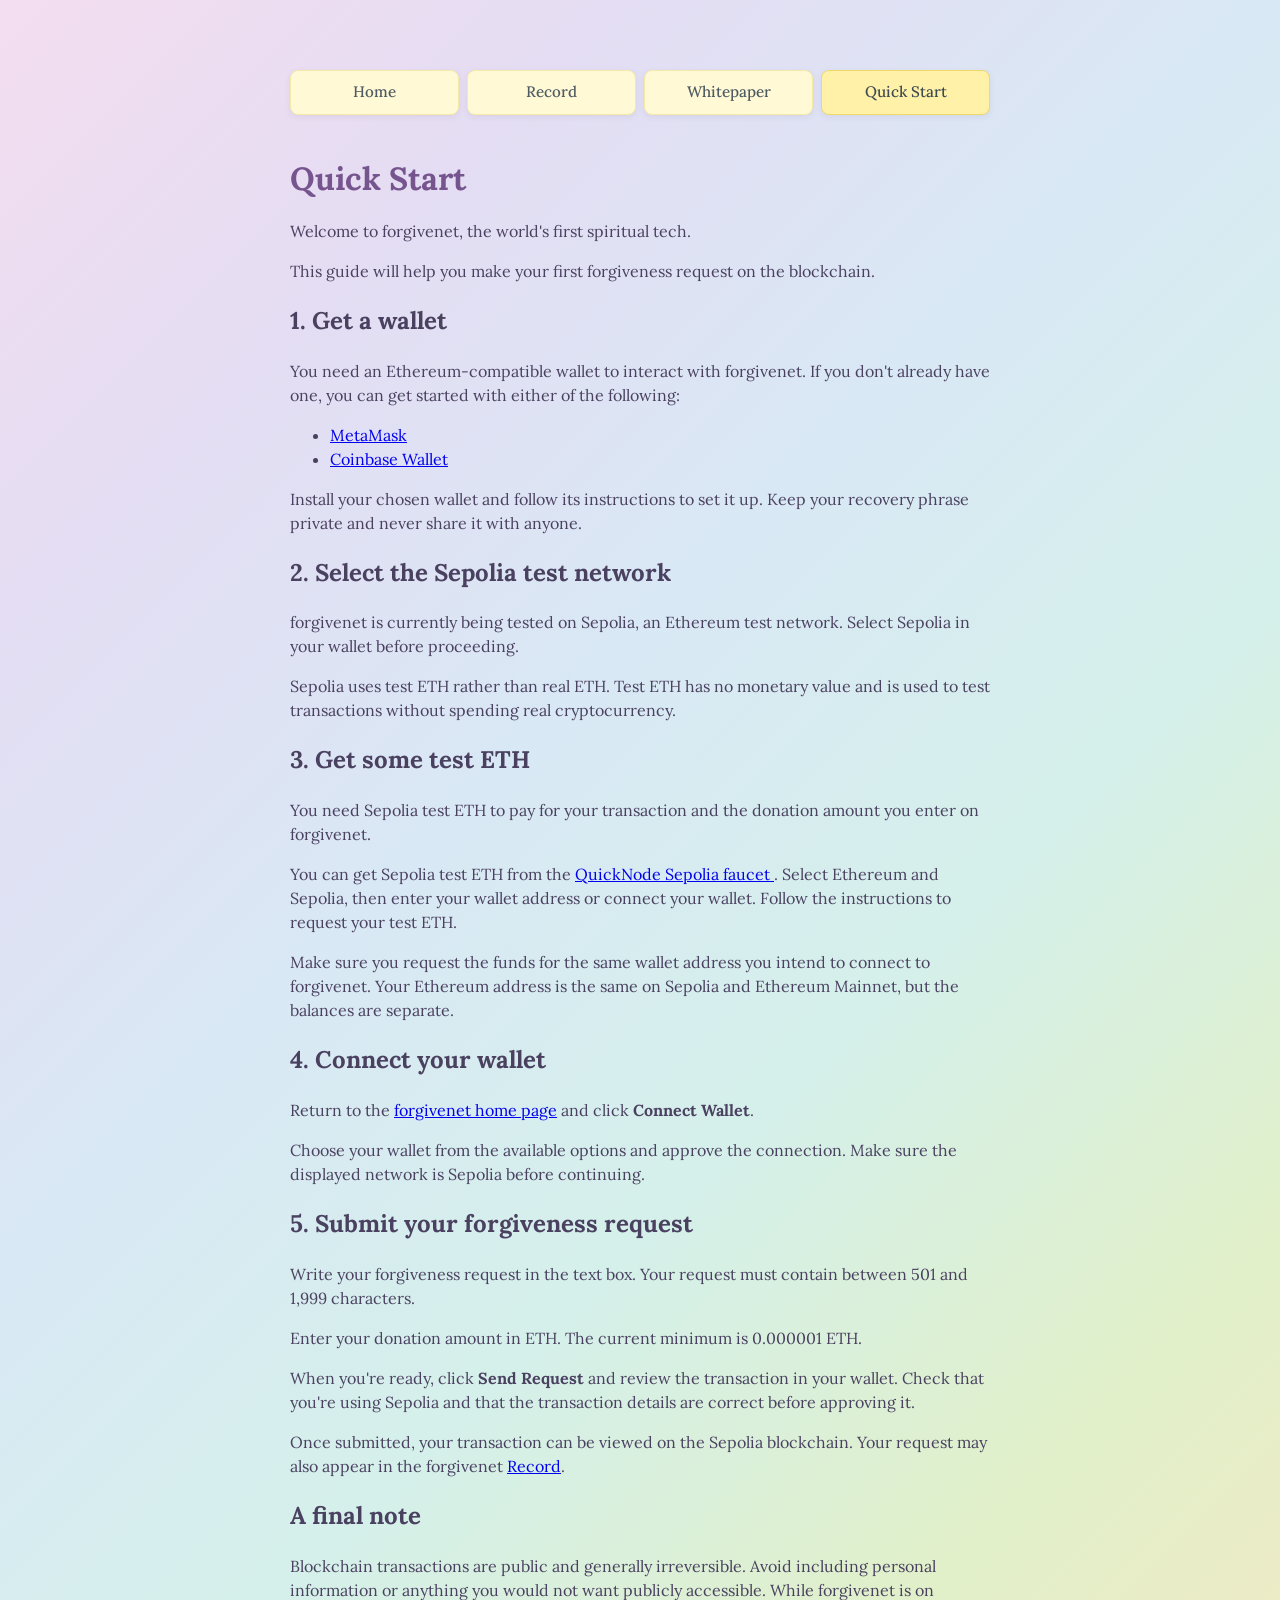
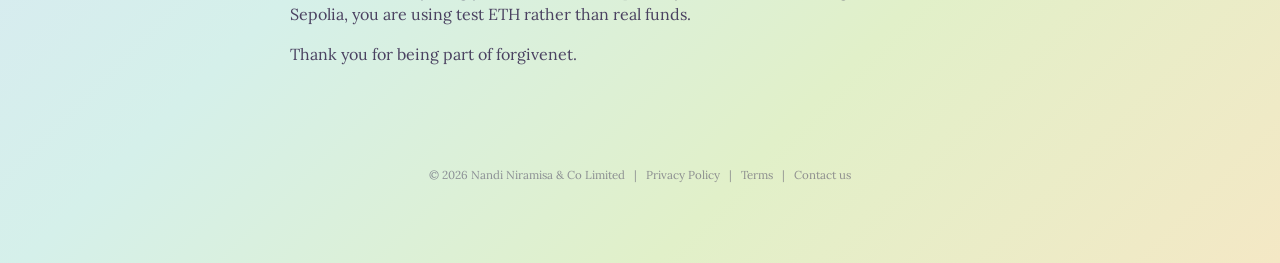
<file: quick-start.html>
<!DOCTYPE html>
<html lang="en">

<head>
    <meta charset="UTF-8">
    <meta name="viewport" content="width=device-width, initial-scale=1.0">
    <link rel="icon" type="image/png" href="favicon.ico">
    <title>forgivenet | quick start</title>
    <link rel="stylesheet" href="styles.css">
</head>

<body>

    <nav class="main-nav">
        <a href="/">Home</a>
        <a href="record.html">Record</a>
        <a href="whitepaper.html" target="_blank" rel="noopener">Whitepaper</a>
        <a href="quick-start.html" class="active">Quick Start</a>
    </nav>

    <h1>Quick Start</h1>

    <p>
        Welcome to forgivenet, the world's first spiritual tech.
    </p>

    <p>
        This guide will help you make your first forgiveness request
        on the blockchain.
    </p>

    <h2>1. Get a wallet</h2>

    <p>
        You need an Ethereum-compatible wallet to interact with forgivenet.
        If you don't already have one, you can get started with either
        of the following:
    </p>

    <ul>
        <li>
            <a href="https://metamask.io/" target="_blank" rel="noopener">
                MetaMask
            </a>
        </li>
        <li>
            <a href="https://www.coinbase.com/wallet" target="_blank" rel="noopener">
                Coinbase Wallet
            </a>
        </li>
    </ul>

    <p>
        Install your chosen wallet and follow its instructions to set it up.
        Keep your recovery phrase private and never share it with anyone.
    </p>

    <h2>2. Select the Sepolia test network</h2>

    <p>
        forgivenet is currently being tested on Sepolia, an Ethereum test
        network. Select Sepolia in your wallet before proceeding.
    </p>

    <p>
        Sepolia uses test ETH rather than real ETH. Test ETH has no
        monetary value and is used to test transactions without spending
        real cryptocurrency.
    </p>

    <h2>3. Get some test ETH</h2>

    <p>
        You need Sepolia test ETH to pay for your transaction and the
        donation amount you enter on forgivenet.
    </p>

    <p>
        You can get Sepolia test ETH from the
        <a href="https://faucet.quicknode.com/ethereum/sepolia" target="_blank" rel="noopener">
            QuickNode Sepolia faucet
        </a>.
        Select Ethereum and Sepolia, then enter your wallet address
        or connect your wallet. Follow the instructions to request
        your test ETH.
    </p>

    <p>
        Make sure you request the funds for the same wallet address you
        intend to connect to forgivenet. Your Ethereum address is the
        same on Sepolia and Ethereum Mainnet, but the balances are separate.
    </p>

    <h2>4. Connect your wallet</h2>

    <p>
        Return to the
        <a href="/">forgivenet home page</a>
        and click <strong>Connect Wallet</strong>.
    </p>

    <p>
        Choose your wallet from the available options and approve the
        connection. Make sure the displayed network is Sepolia before
        continuing.
    </p>

    <h2>5. Submit your forgiveness request</h2>

    <p>
        Write your forgiveness request in the text box. Your request must
        contain between 501 and 1,999 characters.
    </p>

    <p>
        Enter your donation amount in ETH. The current minimum is
        0.000001 ETH.
    </p>

    <p>
        When you're ready, click <strong>Send Request</strong> and review
        the transaction in your wallet. Check that you're using Sepolia
        and that the transaction details are correct before approving it.
    </p>

    <p>
        Once submitted, your transaction can be viewed on the Sepolia
        blockchain. Your request may also appear in the forgivenet
        <a href="record.html">Record</a>.
    </p>

    <h2>A final note</h2>

    <p>
        Blockchain transactions are public and generally irreversible.
        Avoid including personal information or anything you would not
        want publicly accessible. While forgivenet is on Sepolia, you
        are using test ETH rather than real funds.
    </p>

    <p>
        Thank you for being part of forgivenet.
    </p>

    <footer>
        © 2026 Nandi Niramisa &amp; Co Limited
        &nbsp; | &nbsp;
        <a href="pp.pdf" target="_blank" rel="noopener">
            Privacy Policy
        </a>
        &nbsp; | &nbsp;
        <a href="terms.pdf" target="_blank" rel="noopener">
            Terms
        </a>
        &nbsp; | &nbsp;
        <a href="mailto:info@forgivenet.co.uk">
            Contact us
        </a>
    </footer>

</body>

</html>
</file>
<file: styles.css>
@import url('https://fonts.googleapis.com/css2?family=Lora:wght@400;500;600;700&display=swap');


body {

    font-family: "Lora", Georgia, serif;

    max-width: 700px;

    margin: 50px auto;

    padding: 20px;

    line-height: 1.5;

    background: linear-gradient(135deg,
            #F4DDF0,
            #E4DDF3,
            #D9E8F5,
            #D5F0EA,
            #E1F0C9,
            #F4E8C5);

    color: #4A4160;

}

.main-nav {
    display: flex;
    width: 100%;
    margin-bottom: 40px;
    gap: 8px;
}

.main-nav a {
    flex: 1;
    text-align: center;
    text-decoration: none;
    color: #4f5b62;
    background: #fff9d6;
    padding: 10px 8px;
    border-radius: 8px;
    font-family: "Lora", Georgia, serif;
    font-size: 0.95rem;
    font-weight: 500;
    border: 1px solid #f5e9a8;
    box-shadow: 0 2px 6px rgba(80, 70, 90, 0.08);
    transition: all 0.2s ease;
}

.main-nav a:hover {
    background: #fff5b8;
    transform: translateY(-1px);
    box-shadow: 0 3px 9px rgba(80, 70, 90, 0.12);
}

.main-nav a.active {
    background: #fff1a8;
    border-color: #efd96b;
    color: #3f4b52;
}

h1 {

    color: #76558F;

    margin-bottom: 10px;

}

#wallet {

    margin: 30px 0;

    padding: 20px;

    border: 1px solid #C7B6D9;

    border-radius: 10px;

    background: rgba(255, 250, 255, 0.75);

}

#account,

#network {

    margin: 8px 0 0;

    word-break: break-all;

}

textarea,

input {

    width: 100%;

    box-sizing: border-box;

    margin-top: 8px;

    margin-bottom: 20px;

    padding: 12px;

    border: 1px solid #B8D5D5;

    border-radius: 6px;

    background: rgba(255, 255, 255, 0.85);

    color: #4A4160;

    font: inherit;

}

textarea {

    height: 250px;

    resize: vertical;

}

textarea:focus,

input:focus {

    outline: 2px solid #9BCBC4;

    border-color: #A991C2;

}

button {

    padding: 12px 24px;

    border: none;

    border-radius: 6px;

    background: #A987B9;

    color: #FFFFFF;

    cursor: pointer;

    font: inherit;

}

button:hover {

    background: #7FC3C0;

}

#status {

    margin-top: 20px;

    color: #66856E;

}

#ledger {
    margin-top: 30px;
}

.record-entry {
    background: rgba(255, 255, 255, 0.7);
    border-radius: 12px;
    padding: 20px 24px;
    margin-bottom: 16px;
    box-shadow: 0 2px 8px rgba(80, 70, 90, 0.08);
    font-family: "Courier New", Courier, monospace;
    font-size: 0.82rem;
    line-height: 1.45;
    opacity: 0.8;
}

.record-status {
    text-align: center;
    opacity: 0.65;
    font-style: italic;
}

.record-user {
    margin-top: 12px;
    padding-top: 12px;
    border-top: 1px solid rgba(80, 70, 90, 0.1);
    font-size: 0.7rem;
    opacity: 0.45;
    word-break: break-all;
}

.record-intro {
    max-width: 650px;
    margin: 0 auto 40px auto;
    padding: 20px 24px;
    background: rgba(255, 255, 255, 0.55);
    border-radius: 16px;
    line-height: 1.6;
    font-size: 0.95rem;
}

.record-intro p {
    margin: 0 0 14px 0;
}

.record-intro p:last-child {
    margin-bottom: 0;
}

.record-request {
    white-space: pre-wrap;
}

footer {
    margin-top: 80px;
    padding: 20px 0 10px;
    text-align: center;
    font-size: 0.72rem;
    opacity: 0.55;
}

footer a {
    color: inherit;
    text-decoration: none;
}

footer a:hover {
    text-decoration: underline;
}

#tx-modal {
    width: min(90%, 420px);
    box-sizing: border-box;
    padding: 30px;
    border: 1px solid #eadcf0;
    border-radius: 24px;
    background: linear-gradient(145deg, #fffafd, #fdf7ff 55%, #f5faff);
    color: #263238;
    font-family: inherit;
    text-align: center;
    box-shadow: 0 12px 40px #c9b5d52e;
}

#tx-modal::backdrop {
    background: #26323870;
    backdrop-filter: blur(4px);
}

#tx-modal h2 {
    color: inherit;
    margin-top: 0;
}

#tx-hash {
    display: block;
    overflow-wrap: anywhere;
    margin: 15px 0;
    padding: 12px;
    border: 1px solid #eee2f2;
    border-radius: 12px;
    background: #ffffffb8;
    color: inherit;
    font-size: 0.85em;
}

#tx-link {
    display: block;
    margin: 18px 0 12px;
    padding: 12px 18px;
    border: 1px solid #eadcf0;
    border-radius: 30px;
    background: #f5eafa;
    color: inherit;
    text-decoration: none;
    transition: background 0.2s ease, transform 0.2s ease;
}

#tx-link:hover {
    background: #eadcf7;
    transform: translateY(-1px);
}

#tx-close {
    padding: 10px 24px;
    border: 1px solid #e5dce9;
    border-radius: 30px;
    background: #ffffffb8;
    color: inherit;
    cursor: pointer;
    font: inherit;
    transition: background 0.2s ease;
}

#tx-close:hover {
    background: #f5eafa;
}
</file>
